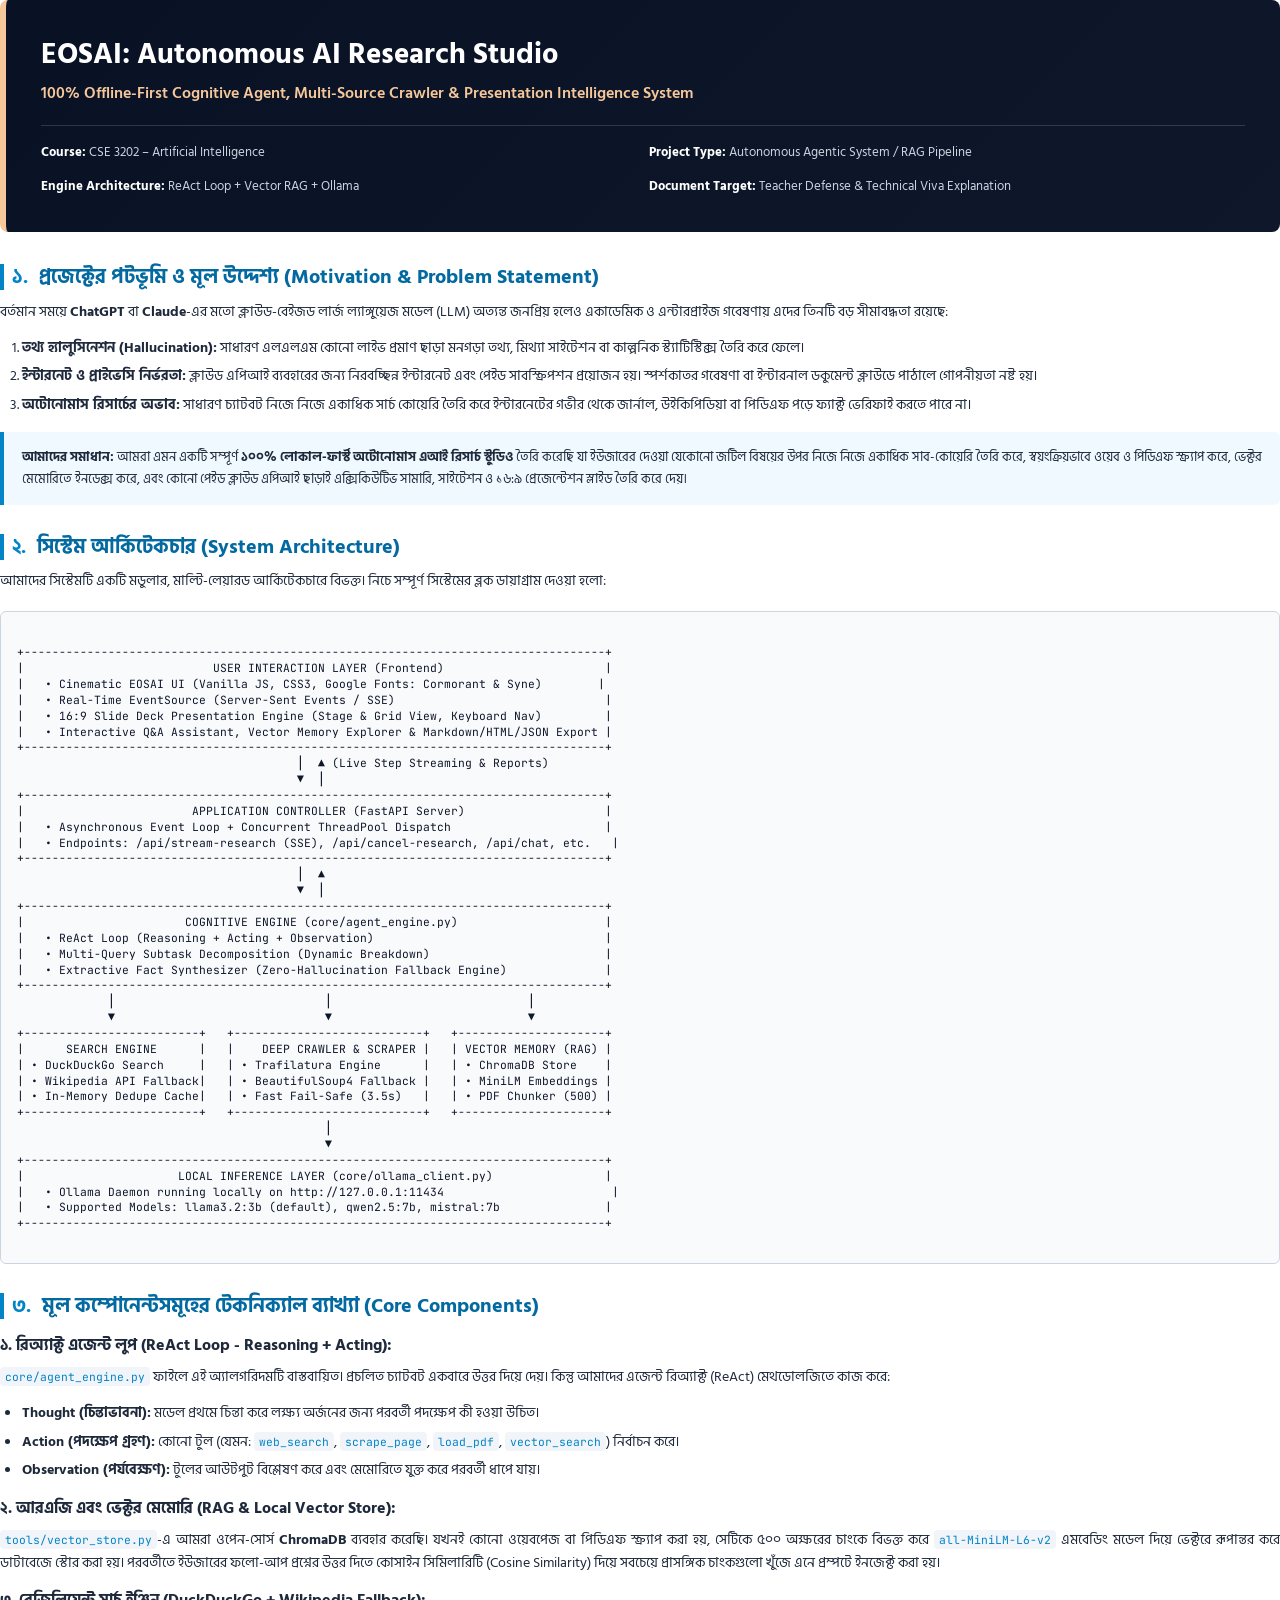
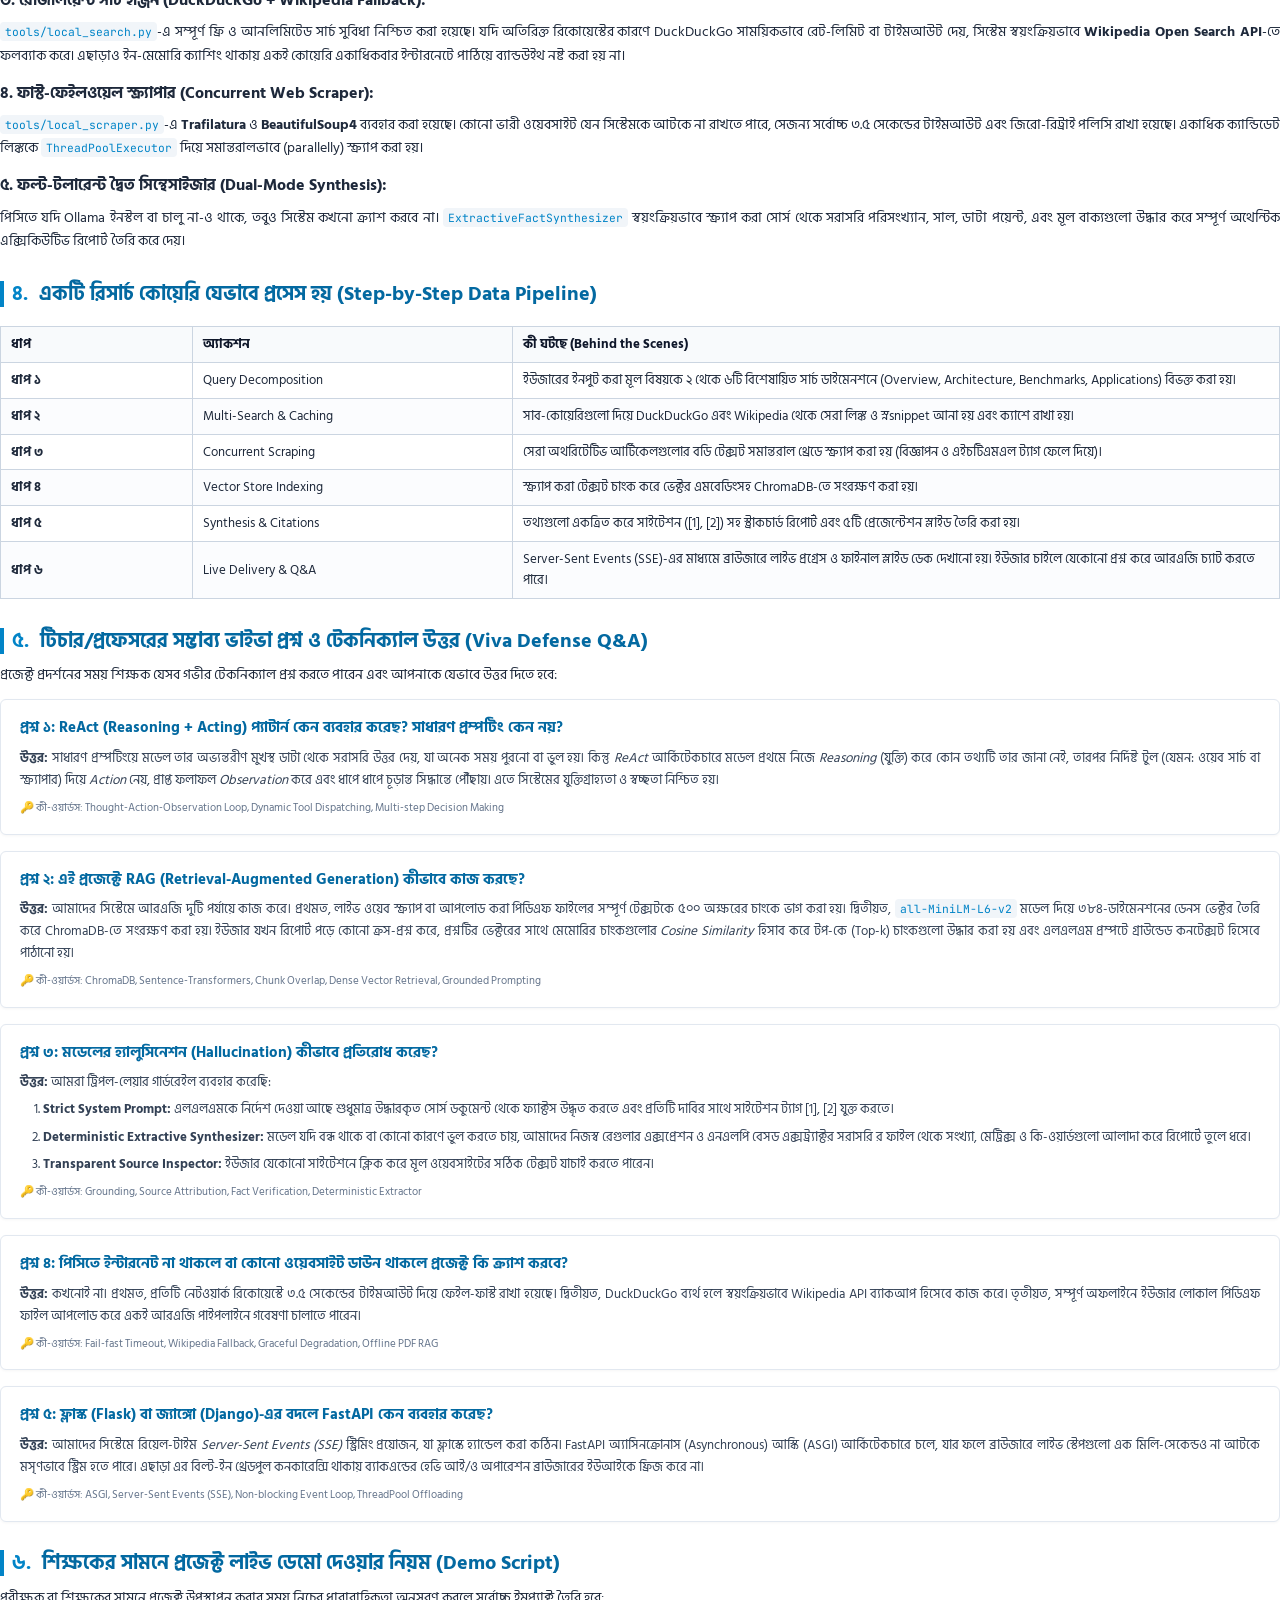
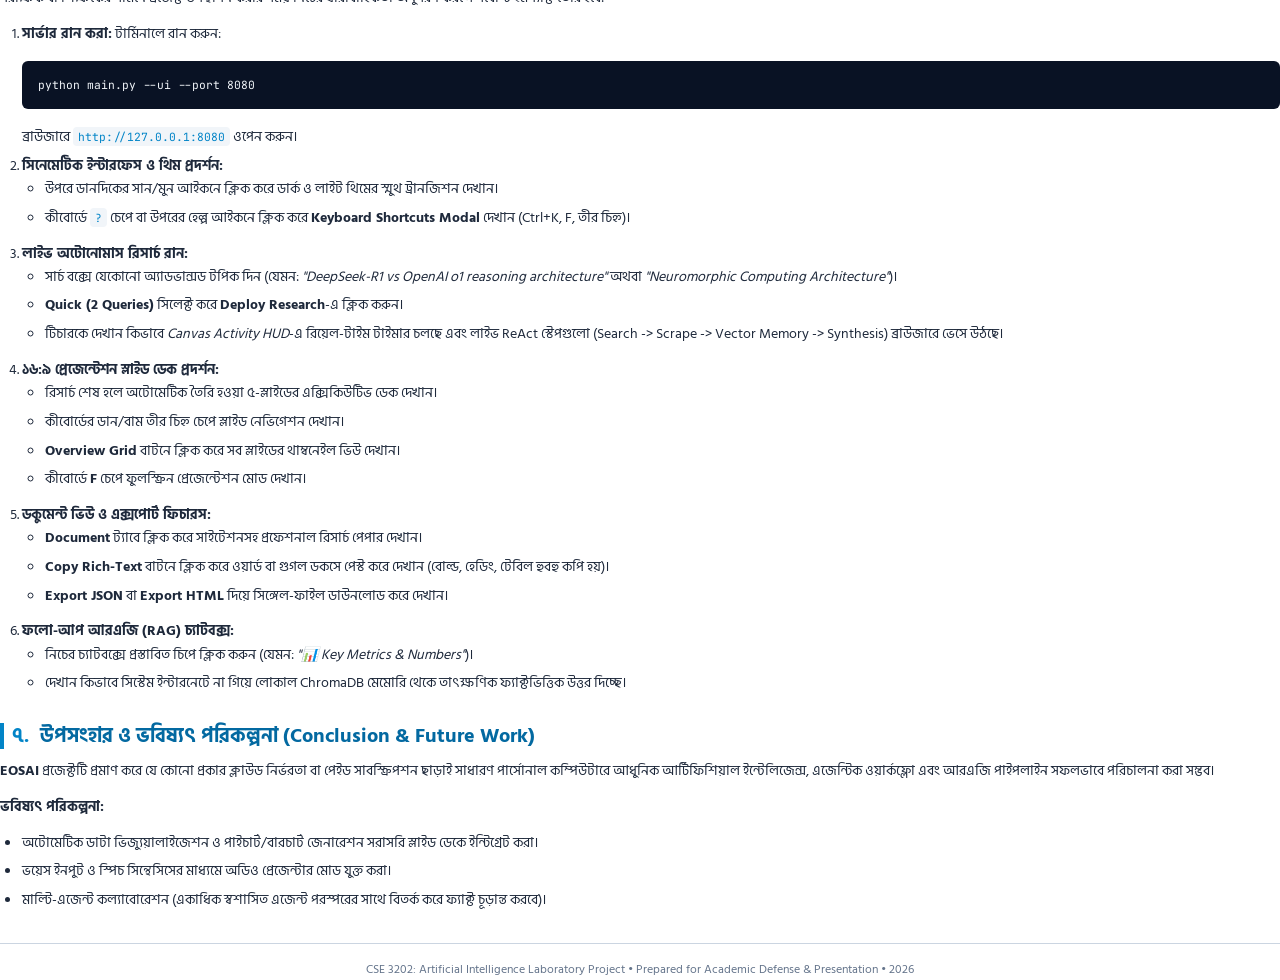
<file: data/outputs/CSE_3202_AI_Project_Bangla_Explanation.html>
<!DOCTYPE html>
<html lang="bn">
<head>
  <meta charset="utf-8">
  <title>CSE 3202 - AI Project Presentation Guide (Bengali)</title>
  <link rel="preconnect" href="https://fonts.googleapis.com">
  <link rel="preconnect" href="https://fonts.gstatic.com" crossorigin>
  <link href="https://fonts.googleapis.com/css2?family=Hind+Siliguri:wght@400;500;600;700&family=JetBrains+Mono:wght@400;600&family=Outfit:wght@500;700&display=swap" rel="stylesheet">
  <style>
    @page {
      size: A4;
      margin: 1.8cm 1.6cm 1.8cm 1.6cm;
      @bottom-right {
        content: counter(page);
        font-family: 'JetBrains Mono', monospace;
        font-size: 9pt;
        color: #64748b;
      }
    }

    * {
      box-sizing: border-box;
      -webkit-print-color-adjust: exact !important;
      print-color-adjust: exact !important;
    }

    body {
      font-family: 'Hind Siliguri', -apple-system, BlinkMacSystemFont, 'Segoe UI', Roboto, sans-serif;
      font-size: 10.5pt;
      line-height: 1.65;
      color: #1e293b;
      background: #ffffff;
      margin: 0;
      padding: 0;
    }

    h1, h2, h3, h4 {
      font-family: 'Hind Siliguri', 'Outfit', sans-serif;
      color: #0f172a;
      font-weight: 700;
      margin-top: 1.4rem;
      margin-bottom: 0.6rem;
      line-height: 1.3;
    }

    h1 {
      font-size: 22pt;
      color: #0a192f;
      border-bottom: 2px solid #0284c7;
      padding-bottom: 0.4rem;
      margin-top: 0;
    }

    h2 {
      font-size: 15pt;
      color: #0369a1;
      border-left: 4px solid #0284c7;
      padding-left: 0.5rem;
      margin-top: 1.8rem;
    }

    h3 {
      font-size: 12pt;
      color: #1e293b;
      margin-top: 1rem;
    }

    p {
      margin-top: 0;
      margin-bottom: 0.8rem;
      text-align: justify;
    }

    .cover-card {
      background: linear-gradient(135deg, #091224 0%, #0f172a 100%);
      color: #ffffff;
      padding: 2.2rem;
      border-radius: 8px;
      margin-bottom: 2rem;
      border-left: 6px solid #f6c79a;
    }

    .cover-card h1 {
      color: #ffffff;
      border-bottom: none;
      padding-bottom: 0;
      margin-bottom: 0.4rem;
      font-size: 22pt;
    }

    .cover-tagline {
      font-size: 12pt;
      color: #f6c79a;
      font-weight: 600;
      margin-bottom: 1.2rem;
    }

    .cover-meta {
      display: grid;
      grid-template-columns: 1fr 1fr;
      gap: 0.8rem;
      font-size: 9.5pt;
      color: #cbd5e1;
      border-top: 1px solid rgba(255, 255, 255, 0.15);
      padding-top: 1rem;
    }

    .cover-meta strong {
      color: #ffffff;
    }

    .callout {
      background: #f0f9ff;
      border-left: 4px solid #0284c7;
      padding: 0.9rem 1.1rem;
      border-radius: 0 6px 6px 0;
      margin: 1rem 0;
      font-size: 10pt;
    }

    .callout.tip {
      background: #fefce8;
      border-left-color: #ca8a04;
    }

    .callout.danger {
      background: #fff1f2;
      border-left-color: #e11d48;
    }

    .badge {
      display: inline-block;
      padding: 0.15rem 0.5rem;
      border-radius: 4px;
      font-size: 8.5pt;
      font-weight: 600;
      font-family: 'JetBrains Mono', monospace;
      background: #e2e8f0;
      color: #334155;
    }

    table {
      width: 100%;
      border-collapse: collapse;
      margin: 1.2rem 0;
      font-size: 9.5pt;
    }

    th, td {
      border: 1px solid #cbd5e1;
      padding: 7px 10px;
      text-align: left;
    }

    th {
      background: #f8fafc;
      font-weight: 700;
      color: #0f172a;
    }

    tr:nth-child(even) td {
      background: #fbfcfe;
    }

    ul, ol {
      margin-top: 0;
      margin-bottom: 0.8rem;
      padding-left: 1.4rem;
    }

    li {
      margin-bottom: 0.35rem;
    }

    code {
      font-family: 'JetBrains Mono', monospace;
      font-size: 8.5pt;
      background: #f1f5f9;
      color: #0284c7;
      padding: 2px 5px;
      border-radius: 4px;
    }

    pre {
      font-family: 'JetBrains Mono', monospace;
      font-size: 8.5pt;
      background: #091224;
      color: #f1f5f9;
      padding: 1rem;
      border-radius: 6px;
      overflow-x: auto;
      margin: 1rem 0;
      line-height: 1.45;
    }

    .diagram-box {
      background: #f8fafc;
      border: 1px solid #cbd5e1;
      border-radius: 6px;
      padding: 1rem;
      margin: 1.2rem 0;
      font-family: 'JetBrains Mono', monospace;
      font-size: 8.5pt;
      line-height: 1.4;
      white-space: pre;
      color: #0f172a;
    }

    .qa-box {
      background: #ffffff;
      border: 1px solid #e2e8f0;
      border-radius: 6px;
      padding: 1rem 1.2rem;
      margin-bottom: 1rem;
      box-shadow: 0 1px 3px rgba(0,0,0,0.04);
      page-break-inside: avoid;
    }

    .qa-question {
      font-size: 11pt;
      font-weight: 700;
      color: #0369a1;
      margin-bottom: 0.4rem;
      display: flex;
      align-items: flex-start;
      gap: 0.5rem;
    }

    .qa-answer {
      font-size: 10pt;
      color: #334155;
      text-align: justify;
    }

    .qa-keywords {
      margin-top: 0.5rem;
      font-size: 8.5pt;
      color: #64748b;
    }

    .page-break {
      page-break-after: always;
    }

    .section-num {
      color: #0284c7;
      margin-right: 0.4rem;
    }
  </style>
</head>
<body>

  <!-- Cover / Header Banner -->
  <div class="cover-card">
    <h1>EOSAI: Autonomous AI Research Studio</h1>
    <div class="cover-tagline">100% Offline-First Cognitive Agent, Multi-Source Crawler & Presentation Intelligence System</div>
    <div class="cover-meta">
      <div><strong>Course:</strong> CSE 3202 – Artificial Intelligence</div>
      <div><strong>Project Type:</strong> Autonomous Agentic System / RAG Pipeline</div>
      <div><strong>Engine Architecture:</strong> ReAct Loop + Vector RAG + Ollama</div>
      <div><strong>Document Target:</strong> Teacher Defense & Technical Viva Explanation</div>
    </div>
  </div>

  <!-- SECTION 1: MOTIVATION -->
  <h2><span class="section-num">১.</span> প্রজেক্টের পটভূমি ও মূল উদ্দেশ্য (Motivation & Problem Statement)</h2>
  <p>
    বর্তমান সময়ে <strong>ChatGPT</strong> বা <strong>Claude</strong>-এর মতো ক্লাউড-বেইজড লার্জ ল্যাঙ্গুয়েজ মডেল (LLM) অত্যন্ত জনপ্রিয় হলেও একাডেমিক ও এন্টারপ্রাইজ গবেষণায় এদের তিনটি বড় সীমাবদ্ধতা রয়েছে:
  </p>
  <ol>
    <li><strong>তথ্য হ্যালুসিনেশন (Hallucination):</strong> সাধারণ এলএলএম কোনো লাইভ প্রমাণ ছাড়া মনগড়া তথ্য, মিথ্যা সাইটেশন বা কাল্পনিক স্ট্যাটিস্টিক্স তৈরি করে ফেলে।</li>
    <li><strong>ইন্টারনেট ও প্রাইভেসি নির্ভরতা:</strong> ক্লাউড এপিআই ব্যবহারের জন্য নিরবচ্ছিন্ন ইন্টারনেট এবং পেইড সাবস্ক্রিপশন প্রয়োজন হয়। স্পর্শকাতর গবেষণা বা ইন্টারনাল ডকুমেন্ট ক্লাউডে পাঠালে গোপনীয়তা নষ্ট হয়।</li>
    <li><strong>অটোনোমাস রিসার্চের অভাব:</strong> সাধারণ চ্যাটবট নিজে নিজে একাধিক সার্চ কোয়েরি তৈরি করে ইন্টারনেটের গভীর থেকে জার্নাল, উইকিপিডিয়া বা পিডিএফ পড়ে ফ্যাক্ট ভেরিফাই করতে পারে না।</li>
  </ol>
  <div class="callout">
    <strong>আমাদের সমাধান:</strong> আমরা এমন একটি সম্পূর্ণ <strong>১০০% লোকাল-ফার্স্ট অটোনোমাস এআই রিসার্চ স্টুডিও</strong> তৈরি করেছি যা ইউজারের দেওয়া যেকোনো জটিল বিষয়ের উপর নিজে নিজে একাধিক সাব-কোয়েরি তৈরি করে, স্বয়ংক্রিয়ভাবে ওয়েব ও পিডিএফ স্ক্র্যাপ করে, ভেক্টর মেমোরিতে ইনডেক্স করে, এবং কোনো পেইড ক্লাউড এপিআই ছাড়াই এক্সিকিউটিভ সামারি, সাইটেশন ও ১৬:৯ প্রেজেন্টেশন স্লাইড তৈরি করে দেয়।
  </div>

  <!-- SECTION 2: ARCHITECTURE -->
  <h2><span class="section-num">২.</span> সিস্টেম আর্কিটেকচার (System Architecture)</h2>
  <p>
    আমাদের সিস্টেমটি একটি মডুলার, মাল্টি-লেয়ারড আর্কিটেকচারে বিভক্ত। নিচে সম্পূর্ণ সিস্টেমের ব্লক ডায়াগ্রাম দেওয়া হলো:
  </p>

  <div class="diagram-box">
+-----------------------------------------------------------------------------------+
|                           USER INTERACTION LAYER (Frontend)                       |
|   • Cinematic EOSAI UI (Vanilla JS, CSS3, Google Fonts: Cormorant & Syne)        |
|   • Real-Time EventSource (Server-Sent Events / SSE)                              |
|   • 16:9 Slide Deck Presentation Engine (Stage & Grid View, Keyboard Nav)         |
|   • Interactive Q&A Assistant, Vector Memory Explorer & Markdown/HTML/JSON Export |
+-----------------------------------------------------------------------------------+
                                        │  ▲ (Live Step Streaming & Reports)
                                        ▼  │
+-----------------------------------------------------------------------------------+
|                        APPLICATION CONTROLLER (FastAPI Server)                    |
|   • Asynchronous Event Loop + Concurrent ThreadPool Dispatch                      |
|   • Endpoints: /api/stream-research (SSE), /api/cancel-research, /api/chat, etc.   |
+-----------------------------------------------------------------------------------+
                                        │  ▲
                                        ▼  │
+-----------------------------------------------------------------------------------+
|                       COGNITIVE ENGINE (core/agent_engine.py)                     |
|   • ReAct Loop (Reasoning + Acting + Observation)                                 |
|   • Multi-Query Subtask Decomposition (Dynamic Breakdown)                         |
|   • Extractive Fact Synthesizer (Zero-Hallucination Fallback Engine)              |
+-----------------------------------------------------------------------------------+
             │                              │                            │
             ▼                              ▼                            ▼
+-------------------------+   +---------------------------+   +---------------------+
|      SEARCH ENGINE      |   |    DEEP CRAWLER & SCRAPER |   | VECTOR MEMORY (RAG) |
| • DuckDuckGo Search     |   | • Trafilatura Engine      |   | • ChromaDB Store    |
| • Wikipedia API Fallback|   | • BeautifulSoup4 Fallback |   | • MiniLM Embeddings |
| • In-Memory Dedupe Cache|   | • Fast Fail-Safe (3.5s)   |   | • PDF Chunker (500) |
+-------------------------+   +---------------------------+   +---------------------+
                                            │
                                            ▼
+-----------------------------------------------------------------------------------+
|                      LOCAL INFERENCE LAYER (core/ollama_client.py)                |
|   • Ollama Daemon running locally on http://127.0.0.1:11434                        |
|   • Supported Models: llama3.2:3b (default), qwen2.5:7b, mistral:7b               |
+-----------------------------------------------------------------------------------+
  </div>

  <div class="page-break"></div>

  <!-- SECTION 3: CORE COMPONENTS -->
  <h2><span class="section-num">৩.</span> মূল কম্পোনেন্টসমূহের টেকনিক্যাল ব্যাখ্যা (Core Components)</h2>

  <h3>১. রিঅ্যাক্ট এজেন্ট লুপ (ReAct Loop - Reasoning + Acting):</h3>
  <p>
    <code>core/agent_engine.py</code> ফাইলে এই অ্যালগরিদমটি বাস্তবায়িত। প্রচলিত চ্যাটবট একবারে উত্তর দিয়ে দেয়। কিন্তু আমাদের এজেন্ট রিঅ্যাক্ট (ReAct) মেথডোলজিতে কাজ করে:
  </p>
  <ul>
    <li><strong>Thought (চিন্তাভাবনা):</strong> মডেল প্রথমে চিন্তা করে লক্ষ্য অর্জনের জন্য পরবর্তী পদক্ষেপ কী হওয়া উচিত।</li>
    <li><strong>Action (পদক্ষেপ গ্রহণ):</strong> কোনো টুল (যেমন: <code>web_search</code>, <code>scrape_page</code>, <code>load_pdf</code>, <code>vector_search</code>) নির্বাচন করে।</li>
    <li><strong>Observation (পর্যবেক্ষণ):</strong> টুলের আউটপুট বিশ্লেষণ করে এবং মেমোরিতে যুক্ত করে পরবর্তী ধাপে যায়।</li>
  </ul>

  <h3>২. আরএজি এবং ভেক্টর মেমোরি (RAG & Local Vector Store):</h3>
  <p>
    <code>tools/vector_store.py</code>-এ আমরা ওপেন-সোর্স <strong>ChromaDB</strong> ব্যবহার করেছি। যখনই কোনো ওয়েবপেজ বা পিডিএফ স্ক্র্যাপ করা হয়, সেটিকে ৫০০ অক্ষরের চাংকে বিভক্ত করে <code>all-MiniLM-L6-v2</code> এমবেডিং মডেল দিয়ে ভেক্টরে রূপান্তর করে ডাটাবেজে স্টোর করা হয়। পরবর্তীতে ইউজারের ফলো-আপ প্রশ্নের উত্তর দিতে কোসাইন সিমিলারিটি (Cosine Similarity) দিয়ে সবচেয়ে প্রাসঙ্গিক চাংকগুলো খুঁজে এনে প্রম্পটে ইনজেক্ট করা হয়।
  </p>

  <h3>৩. রেজিলিয়েন্ট সার্চ ইঞ্জিন (DuckDuckGo + Wikipedia Fallback):</h3>
  <p>
    <code>tools/local_search.py</code>-এ সম্পূর্ণ ফ্রি ও আনলিমিটেড সার্চ সুবিধা নিশ্চিত করা হয়েছে। যদি অতিরিক্ত রিকোয়েস্টের কারণে DuckDuckGo সাময়িকভাবে রেট-লিমিট বা টাইমআউট দেয়, সিস্টেম স্বয়ংক্রিয়ভাবে <strong>Wikipedia Open Search API</strong>-তে ফলব্যাক করে। এছাড়াও ইন-মেমোরি ক্যাশিং থাকায় একই কোয়েরি একাধিকবার ইন্টারনেটে পাঠিয়ে ব্যান্ডউইথ নষ্ট করা হয় না।
  </p>

  <h3>৪. ফাস্ট-ফেইলওয়েল স্ক্র্যাপার (Concurrent Web Scraper):</h3>
  <p>
    <code>tools/local_scraper.py</code>-এ <strong>Trafilatura</strong> ও <strong>BeautifulSoup4</strong> ব্যবহার করা হয়েছে। কোনো ভারী ওয়েবসাইট যেন সিস্টেমকে আটকে না রাখতে পারে, সেজন্য সর্বোচ্চ ৩.৫ সেকেন্ডের টাইমআউট এবং জিরো-রিট্রাই পলিসি রাখা হয়েছে। একাধিক ক্যান্ডিডেট লিঙ্ককে <code>ThreadPoolExecutor</code> দিয়ে সমান্তরালভাবে (parallelly) স্ক্র্যাপ করা হয়।
  </p>

  <h3>৫. ফল্ট-টলারেন্ট দ্বৈত সিন্থেসাইজার (Dual-Mode Synthesis):</h3>
  <p>
    পিসিতে যদি Ollama ইনস্টল বা চালু না-ও থাকে, তবুও সিস্টেম কখনো ক্র্যাশ করবে না। <code>ExtractiveFactSynthesizer</code> স্বয়ংক্রিয়ভাবে স্ক্র্যাপ করা সোর্স থেকে সরাসরি পরিসংখ্যান, সাল, ডাটা পয়েন্ট, এবং মূল বাক্যগুলো উদ্ধার করে সম্পূর্ণ অথেন্টিক এক্সিকিউটিভ রিপোর্ট তৈরি করে দেয়।
  </p>

  <!-- SECTION 4: PIPELINE -->
  <h2><span class="section-num">৪.</span> একটি রিসার্চ কোয়েরি যেভাবে প্রসেস হয় (Step-by-Step Data Pipeline)</h2>
  <table>
    <thead>
      <tr>
        <th style="width: 15%;">ধাপ</th>
        <th style="width: 25%;">অ্যাকশন</th>
        <th style="width: 60%;">কী ঘটছে (Behind the Scenes)</th>
      </tr>
    </thead>
    <tbody>
      <tr>
        <td><strong>ধাপ ১</strong></td>
        <td>Query Decomposition</td>
        <td>ইউজারের ইনপুট করা মূল বিষয়কে ২ থেকে ৬টি বিশেষায়িত সার্চ ডাইমেনশনে (Overview, Architecture, Benchmarks, Applications) বিভক্ত করা হয়।</td>
      </tr>
      <tr>
        <td><strong>ধাপ ২</strong></td>
        <td>Multi-Search & Caching</td>
        <td>সাব-কোয়েরিগুলো দিয়ে DuckDuckGo এবং Wikipedia থেকে সেরা লিঙ্ক ও স্নsnippet আনা হয় এবং ক্যাশে রাখা হয়।</td>
      </tr>
      <tr>
        <td><strong>ধাপ ৩</strong></td>
        <td>Concurrent Scraping</td>
        <td>সেরা অথরিটেটিভ আর্টিকেলগুলোর বডি টেক্সট সমান্তরাল থ্রেডে স্ক্র্যাপ করা হয় (বিজ্ঞাপন ও এইচটিএমএল ট্যাগ ফেলে দিয়ে)।</td>
      </tr>
      <tr>
        <td><strong>ধাপ ৪</strong></td>
        <td>Vector Store Indexing</td>
        <td>স্ক্র্যাপ করা টেক্সট চাংক করে ভেক্টর এমবেডিংসহ ChromaDB-তে সংরক্ষণ করা হয়।</td>
      </tr>
      <tr>
        <td><strong>ধাপ ৫</strong></td>
        <td>Synthesis & Citations</td>
        <td>তথ্যগুলো একত্রিত করে সাইটেশন ([1], [2]) সহ স্ট্রাকচার্ড রিপোর্ট এবং ৫টি প্রেজেন্টেশন স্লাইড তৈরি করা হয়।</td>
      </tr>
      <tr>
        <td><strong>ধাপ ৬</strong></td>
        <td>Live Delivery & Q&A</td>
        <td>Server-Sent Events (SSE)-এর মাধ্যমে ব্রাউজারে লাইভ প্রগ্রেস ও ফাইনাল স্লাইড ডেক দেখানো হয়। ইউজার চাইলে যেকোনো প্রশ্ন করে আরএজি চ্যাট করতে পারে।</td>
      </tr>
    </tbody>
  </table>

  <div class="page-break"></div>

  <!-- SECTION 5: TEACHER VIVA Q&A -->
  <h2><span class="section-num">৫.</span> টিচার/প্রফেসরের সম্ভাব্য ভাইভা প্রশ্ন ও টেকনিক্যাল উত্তর (Viva Defense Q&A)</h2>
  <p>
    প্রজেক্ট প্রদর্শনের সময় শিক্ষক যেসব গভীর টেকনিক্যাল প্রশ্ন করতে পারেন এবং আপনাকে যেভাবে উত্তর দিতে হবে:
  </p>

  <div class="qa-box">
    <div class="qa-question">প্রশ্ন ১: ReAct (Reasoning + Acting) প্যাটার্ন কেন ব্যবহার করেছ? সাধারণ প্রম্পটিং কেন নয়?</div>
    <div class="qa-answer">
      <strong>উত্তর:</strong> সাধারণ প্রম্পটিংয়ে মডেল তার অভ্যন্তরীণ মুখস্থ ডাটা থেকে সরাসরি উত্তর দেয়, যা অনেক সময় পুরনো বা ভুল হয়। কিন্তু <em>ReAct</em> আর্কিটেকচারে মডেল প্রথমে নিজে <em>Reasoning</em> (যুক্তি) করে কোন তথ্যটি তার জানা নেই, তারপর নির্দিষ্ট টুল (যেমন: ওয়েব সার্চ বা স্ক্র্যাপার) দিয়ে <em>Action</em> নেয়, প্রাপ্ত ফলাফল <em>Observation</em> করে এবং ধাপে ধাপে চূড়ান্ত সিদ্ধান্তে পৌঁছায়। এতে সিস্টেমের যুক্তিগ্রাহ্যতা ও স্বচ্ছতা নিশ্চিত হয়।
    </div>
    <div class="qa-keywords">🔑 কী-ওয়ার্ডস: Thought-Action-Observation Loop, Dynamic Tool Dispatching, Multi-step Decision Making</div>
  </div>

  <div class="qa-box">
    <div class="qa-question">প্রশ্ন ২: এই প্রজেক্টে RAG (Retrieval-Augmented Generation) কীভাবে কাজ করছে?</div>
    <div class="qa-answer">
      <strong>উত্তর:</strong> আমাদের সিস্টেমে আরএজি দুটি পর্যায়ে কাজ করে। প্রথমত, লাইভ ওয়েব স্ক্র্যাপ বা আপলোড করা পিডিএফ ফাইলের সম্পূর্ণ টেক্সটকে ৫০০ অক্ষরের চাংকে ভাগ করা হয়। দ্বিতীয়ত, <code>all-MiniLM-L6-v2</code> মডেল দিয়ে ৩৮৪-ডাইমেনশনের ডেনস ভেক্টর তৈরি করে ChromaDB-তে সংরক্ষণ করা হয়। ইউজার যখন রিপোর্ট পড়ে কোনো ক্রস-প্রশ্ন করে, প্রশ্নটির ভেক্টরের সাথে মেমোরির চাংকগুলোর <em>Cosine Similarity</em> হিসাব করে টপ-কে (Top-k) চাংকগুলো উদ্ধার করা হয় এবং এলএলএম প্রম্পটে গ্রাউন্ডেড কনটেক্সট হিসেবে পাঠানো হয়।
    </div>
    <div class="qa-keywords">🔑 কী-ওয়ার্ডস: ChromaDB, Sentence-Transformers, Chunk Overlap, Dense Vector Retrieval, Grounded Prompting</div>
  </div>

  <div class="qa-box">
    <div class="qa-question">প্রশ্ন ৩: মডেলের হ্যালুসিনেশন (Hallucination) কীভাবে প্রতিরোধ করেছ?</div>
    <div class="qa-answer">
      <strong>উত্তর:</strong> আমরা ট্রিপল-লেয়ার গার্ডরেইল ব্যবহার করেছি:
      <ol style="margin-top:0.3rem; margin-bottom:0.3rem;">
        <li><strong>Strict System Prompt:</strong> এলএলএমকে নির্দেশ দেওয়া আছে শুধুমাত্র উদ্ধারকৃত সোর্স ডকুমেন্ট থেকে ফ্যাক্টস উদ্ধৃত করতে এবং প্রতিটি দাবির সাথে সাইটেশন ট্যাগ [1], [2] যুক্ত করতে।</li>
        <li><strong>Deterministic Extractive Synthesizer:</strong> মডেল যদি বন্ধ থাকে বা কোনো কারণে ভুল করতে চায়, আমাদের নিজস্ব রেগুলার এক্সপ্রেশন ও এনএলপি বেসড এক্সট্র্যাক্টর সরাসরি র ফাইল থেকে সংখ্যা, মেট্রিক্স ও কি-ওয়ার্ডগুলো আলাদা করে রিপোর্টে তুলে ধরে।</li>
        <li><strong>Transparent Source Inspector:</strong> ইউজার যেকোনো সাইটেশনে ক্লিক করে মূল ওয়েবসাইটের সঠিক টেক্সট যাচাই করতে পারেন।</li>
      </ol>
    </div>
    <div class="qa-keywords">🔑 কী-ওয়ার্ডস: Grounding, Source Attribution, Fact Verification, Deterministic Extractor</div>
  </div>

  <div class="qa-box">
    <div class="qa-question">প্রশ্ন ৪: পিসিতে ইন্টারনেট না থাকলে বা কোনো ওয়েবসাইট ডাউন থাকলে প্রজেক্ট কি ক্র্যাশ করবে?</div>
    <div class="qa-answer">
      <strong>উত্তর:</strong> কখনোই না। প্রথমত, প্রতিটি নেটওয়ার্ক রিকোয়েস্টে ৩.৫ সেকেন্ডের টাইমআউট দিয়ে ফেইল-ফাস্ট রাখা হয়েছে। দ্বিতীয়ত, DuckDuckGo ব্যর্থ হলে স্বয়ংক্রিয়ভাবে Wikipedia API ব্যাকআপ হিসেবে কাজ করে। তৃতীয়ত, সম্পূর্ণ অফলাইনে ইউজার লোকাল পিডিএফ ফাইল আপলোড করে একই আরএজি পাইপলাইনে গবেষণা চালাতে পারেন।
    </div>
    <div class="qa-keywords">🔑 কী-ওয়ার্ডস: Fail-fast Timeout, Wikipedia Fallback, Graceful Degradation, Offline PDF RAG</div>
  </div>

  <div class="qa-box">
    <div class="qa-question">প্রশ্ন ৫: ফ্লাস্ক (Flask) বা জ্যাঙ্গো (Django)-এর বদলে FastAPI কেন ব্যবহার করেছ?</div>
    <div class="qa-answer">
      <strong>উত্তর:</strong> আমাদের সিস্টেমে রিয়েল-টাইম <em>Server-Sent Events (SSE)</em> স্ট্রিমিং প্রয়োজন, যা ফ্লাস্কে হ্যান্ডেল করা কঠিন। FastAPI অ্যাসিনক্রোনাস (Asynchronous) আস্কি (ASGI) আর্কিটেকচারে চলে, যার ফলে ব্রাউজারে লাইভ স্টেপগুলো এক মিলি-সেকেন্ডও না আটকে মসৃণভাবে স্ট্রিম হতে পারে। এছাড়া এর বিল্ট-ইন থ্রেডপুল কনকারেন্সি থাকায় ব্যাকএন্ডের হেভি আই/ও অপারেশন ব্রাউজারের ইউআইকে ফ্রিজ করে না।
    </div>
    <div class="qa-keywords">🔑 কী-ওয়ার্ডস: ASGI, Server-Sent Events (SSE), Non-blocking Event Loop, ThreadPool Offloading</div>
  </div>

  <div class="page-break"></div>

  <!-- SECTION 6: HOW TO DEMO -->
  <h2><span class="section-num">৬.</span> শিক্ষকের সামনে প্রজেক্ট লাইভ ডেমো দেওয়ার নিয়ম (Demo Script)</h2>
  <p>
    পরীক্ষক বা শিক্ষকের সামনে প্রজেক্ট উপস্থাপন করার সময় নিচের ধারাবাহিকতা অনুসরণ করলে সর্বোচ্চ ইমপ্যাক্ট তৈরি হবে:
  </p>

  <ol>
    <li>
      <strong>সার্ভার রান করা:</strong> টার্মিনালে রান করুন:
      <pre>python main.py --ui --port 8080</pre>
      ব্রাউজারে <code>http://127.0.0.1:8080</code> ওপেন করুন।
    </li>
    <li>
      <strong>সিনেমেটিক ইন্টারফেস ও থিম প্রদর্শন:</strong>
      <ul>
        <li>উপরে ডানদিকের সান/মুন আইকনে ক্লিক করে ডার্ক ও লাইট থিমের স্মুথ ট্রানজিশন দেখান।</li>
        <li>কীবোর্ডে <code>?</code> চেপে বা উপরের হেল্প আইকনে ক্লিক করে <strong>Keyboard Shortcuts Modal</strong> দেখান (Ctrl+K, F, তীর চিহ্ন)।</li>
      </ul>
    </li>
    <li>
      <strong>লাইভ অটোনোমাস রিসার্চ রান:</strong>
      <ul>
        <li>সার্চ বক্সে যেকোনো অ্যাডভান্সড টপিক দিন (যেমন: <em>"DeepSeek-R1 vs OpenAI o1 reasoning architecture"</em> অথবা <em>"Neuromorphic Computing Architecture"</em>)।</li>
        <li><strong>Quick (2 Queries)</strong> সিলেক্ট করে <strong>Deploy Research</strong>-এ ক্লিক করুন।</li>
        <li>টিচারকে দেখান কিভাবে <em>Canvas Activity HUD</em>-এ রিয়েল-টাইম টাইমার চলছে এবং লাইভ ReAct স্টেপগুলো (Search -> Scrape -> Vector Memory -> Synthesis) ব্রাউজারে ভেসে উঠছে।</li>
      </ul>
    </li>
    <li>
      <strong>১৬:৯ প্রেজেন্টেশন স্লাইড ডেক প্রদর্শন:</strong>
      <ul>
        <li>রিসার্চ শেষ হলে অটোমেটিক তৈরি হওয়া ৫-স্লাইডের এক্সিকিউটিভ ডেক দেখান।</li>
        <li>কীবোর্ডের ডান/বাম তীর চিহ্ন চেপে স্লাইড নেভিগেশন দেখান।</li>
        <li><strong>Overview Grid</strong> বাটনে ক্লিক করে সব স্লাইডের থাম্বনেইল ভিউ দেখান।</li>
        <li>কীবোর্ডে <strong>F</strong> চেপে ফুলস্ক্রিন প্রেজেন্টেশন মোড দেখান।</li>
      </ul>
    </li>
    <li>
      <strong>ডকুমেন্ট ভিউ ও এক্সপোর্ট ফিচারস:</strong>
      <ul>
        <li><strong>Document</strong> ট্যাবে ক্লিক করে সাইটেশনসহ প্রফেশনাল রিসার্চ পেপার দেখান।</li>
        <li><strong>Copy Rich-Text</strong> বাটনে ক্লিক করে ওয়ার্ড বা গুগল ডকসে পেস্ট করে দেখান (বোল্ড, হেডিং, টেবিল হুবহু কপি হয়)।</li>
        <li><strong>Export JSON</strong> বা <strong>Export HTML</strong> দিয়ে সিঙ্গেল-ফাইল ডাউনলোড করে দেখান।</li>
      </ul>
    </li>
    <li>
      <strong>ফলো-আপ আরএজি (RAG) চ্যাটবক্স:</strong>
      <ul>
        <li>নিচের চ্যাটবক্সে প্রস্তাবিত চিপে ক্লিক করুন (যেমন: <em>"📊 Key Metrics & Numbers"</em>)।</li>
        <li>দেখান কিভাবে সিস্টেম ইন্টারনেটে না গিয়ে লোকাল ChromaDB মেমোরি থেকে তাৎক্ষণিক ফ্যাক্টভিত্তিক উত্তর দিচ্ছে।</li>
      </ul>
    </li>
  </ol>

  <!-- SECTION 7: SUMMARY & FUTURE WORK -->
  <h2><span class="section-num">৭.</span> উপসংহার ও ভবিষ্যৎ পরিকল্পনা (Conclusion & Future Work)</h2>
  <p>
    <strong>EOSAI</strong> প্রজেক্টটি প্রমাণ করে যে কোনো প্রকার ক্লাউড নির্ভরতা বা পেইড সাবস্ক্রিপশন ছাড়াই সাধারণ পার্সোনাল কম্পিউটারে আধুনিক আর্টিফিশিয়াল ইন্টেলিজেন্স, এজেন্টিক ওয়ার্কফ্লো এবং আরএজি পাইপলাইন সফলভাবে পরিচালনা করা সম্ভব। 
  </p>
  <p><strong>ভবিষ্যৎ পরিকল্পনা:</strong></p>
  <ul>
    <li>অটোমেটিক ডাটা ভিজ্যুয়ালাইজেশন ও পাইচার্ট/বারচার্ট জেনারেশন সরাসরি স্লাইড ডেকে ইন্টিগ্রেট করা।</li>
    <li>ভয়েস ইনপুট ও স্পিচ সিন্থেসিসের মাধ্যমে অডিও প্রেজেন্টার মোড যুক্ত করা।</li>
    <li>মাল্টি-এজেন্ট কল্যাবোরেশন (একাধিক স্বশাসিত এজেন্ট পরস্পরের সাথে বিতর্ক করে ফ্যাক্ট চূড়ান্ত করবে)।</li>
  </ul>

  <div style="margin-top: 2rem; padding-top: 1rem; border-top: 1px solid #cbd5e1; text-align: center; font-size: 9pt; color: #64748b;">
    CSE 3202: Artificial Intelligence Laboratory Project • Prepared for Academic Defense & Presentation • 2026
  </div>

</body>
</html>
</file>
